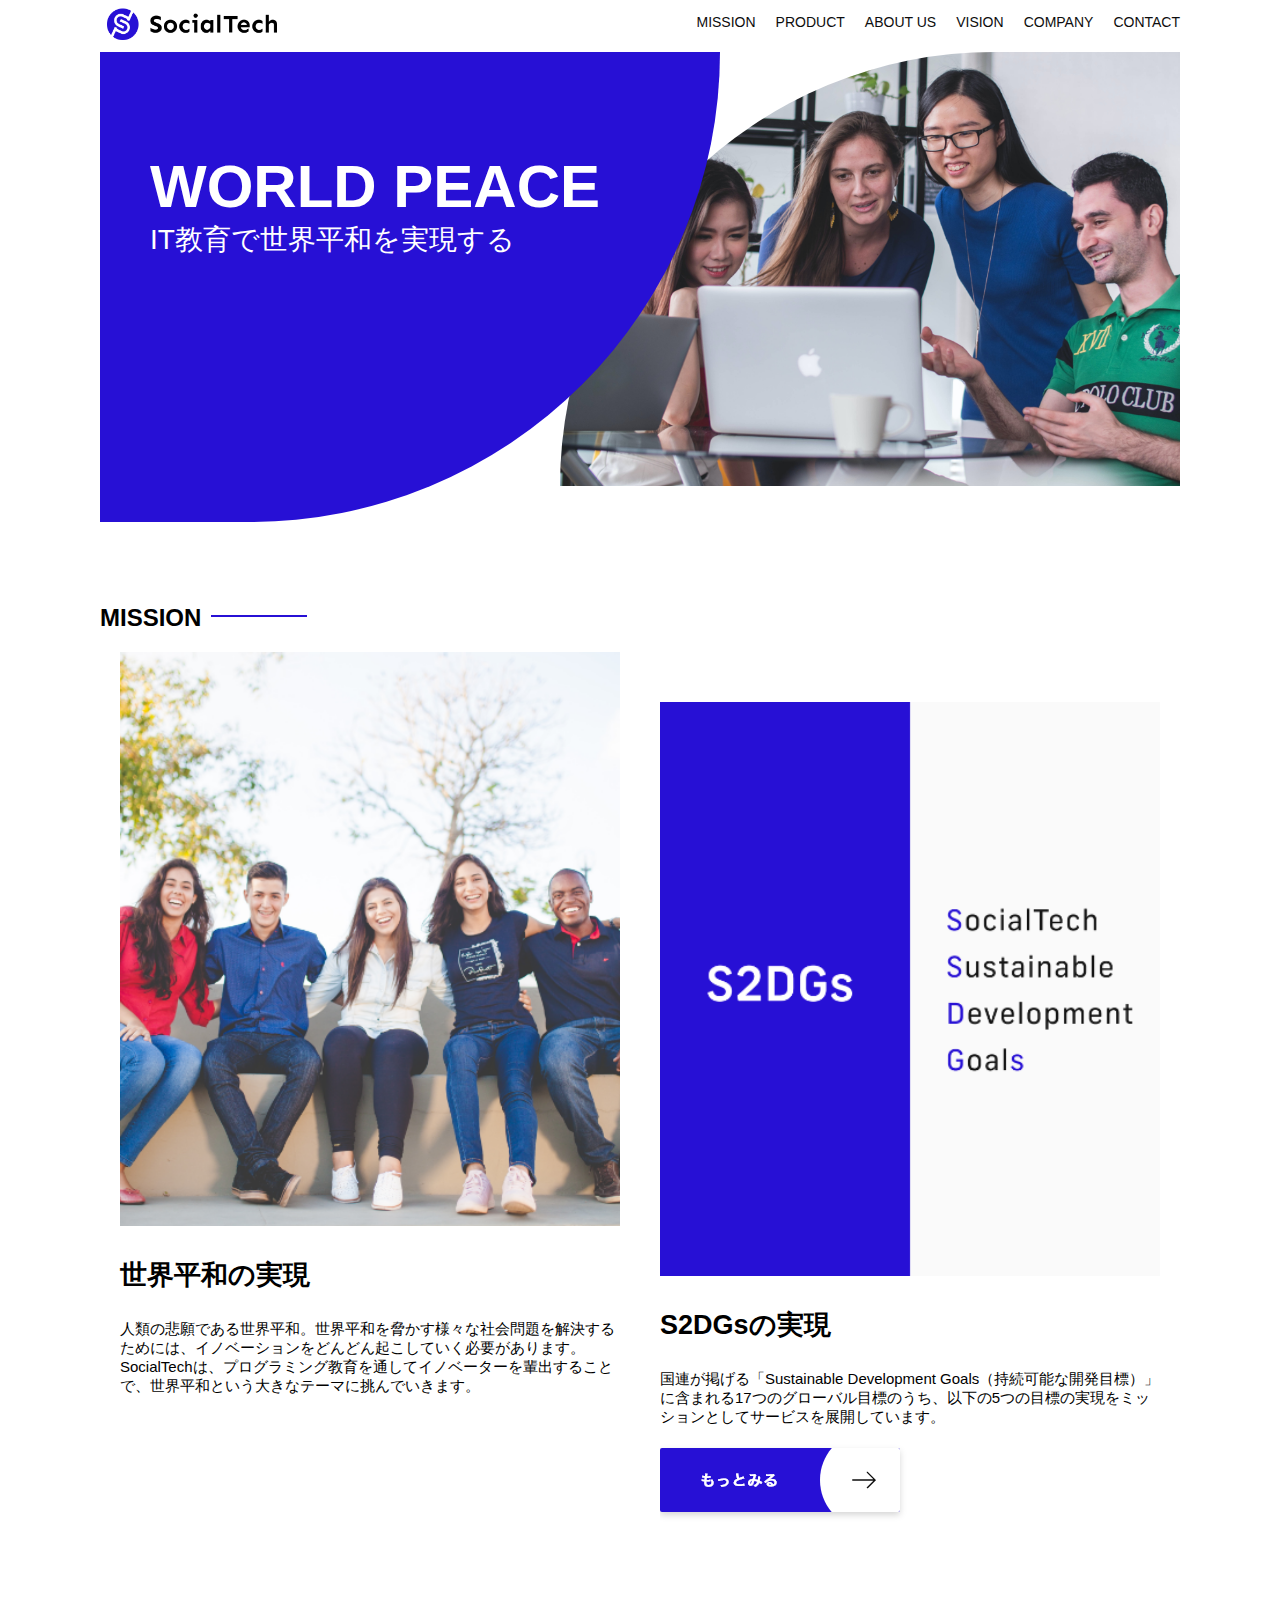
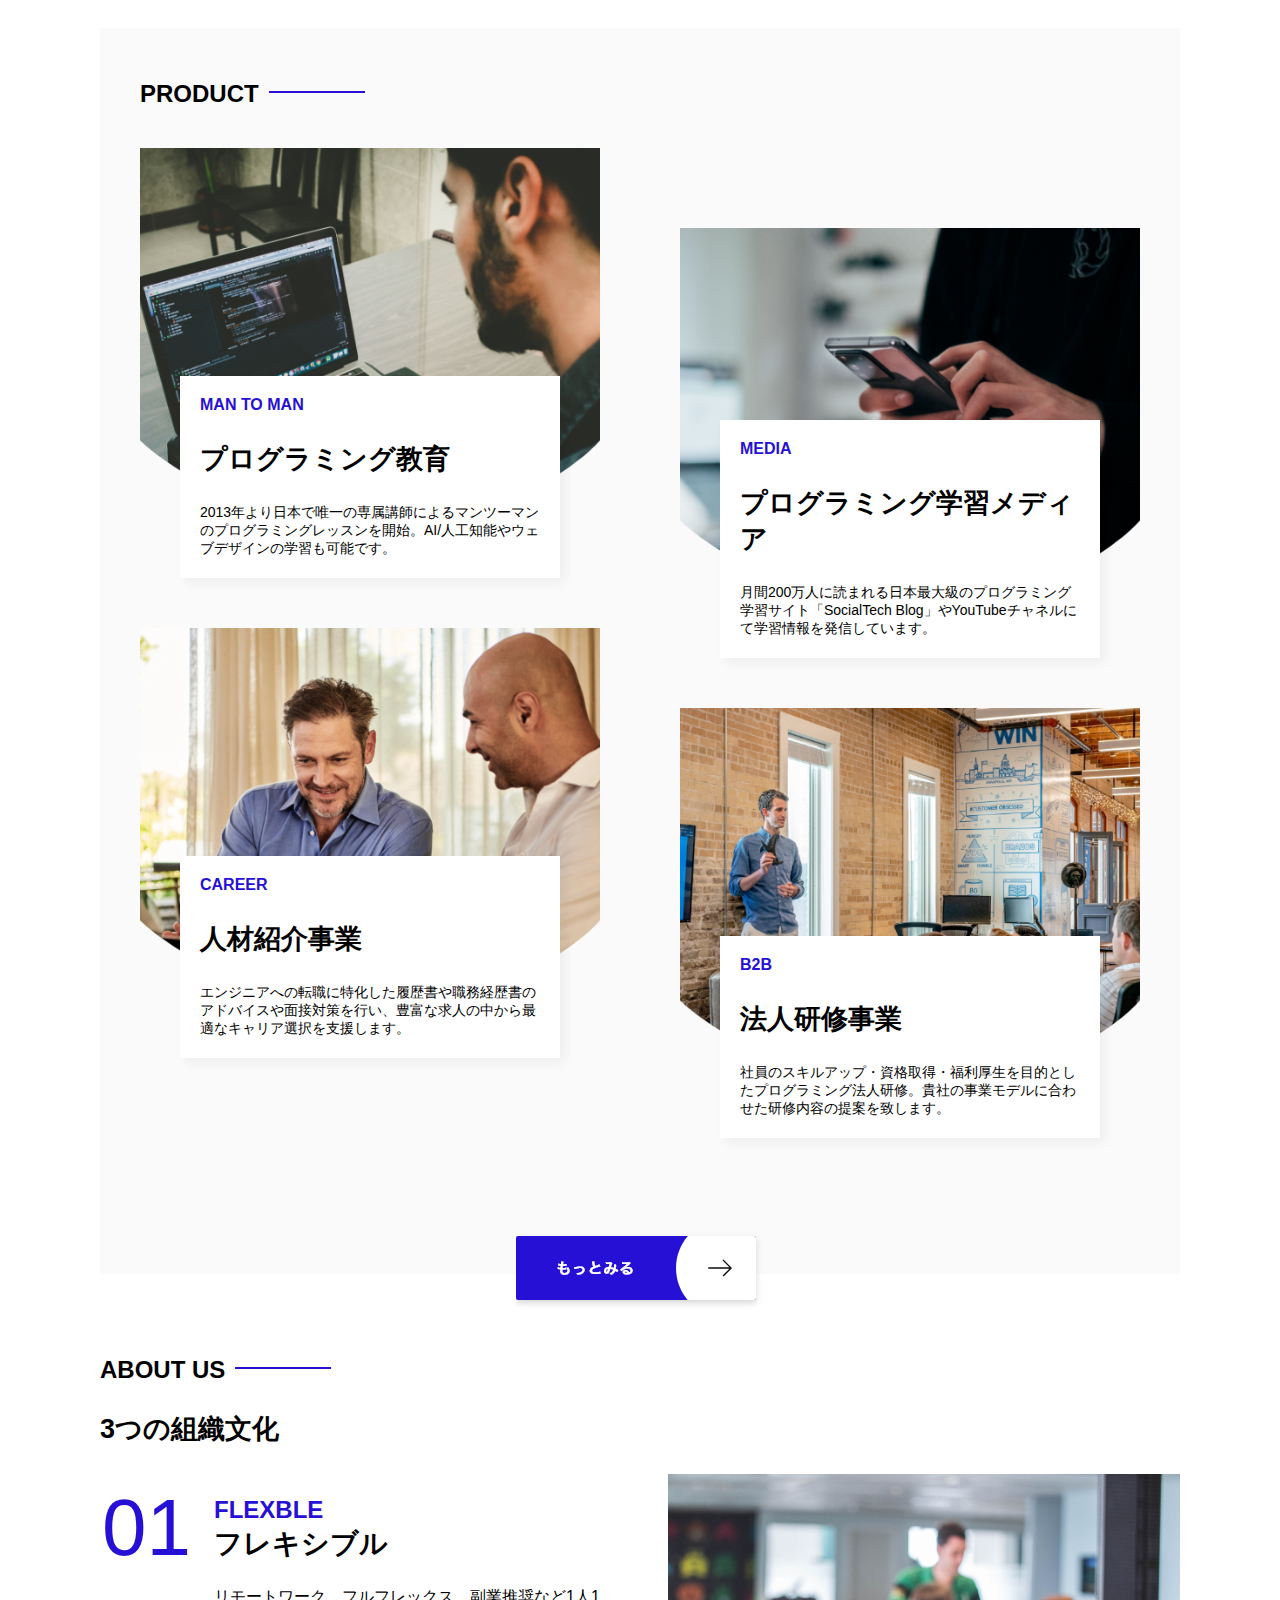
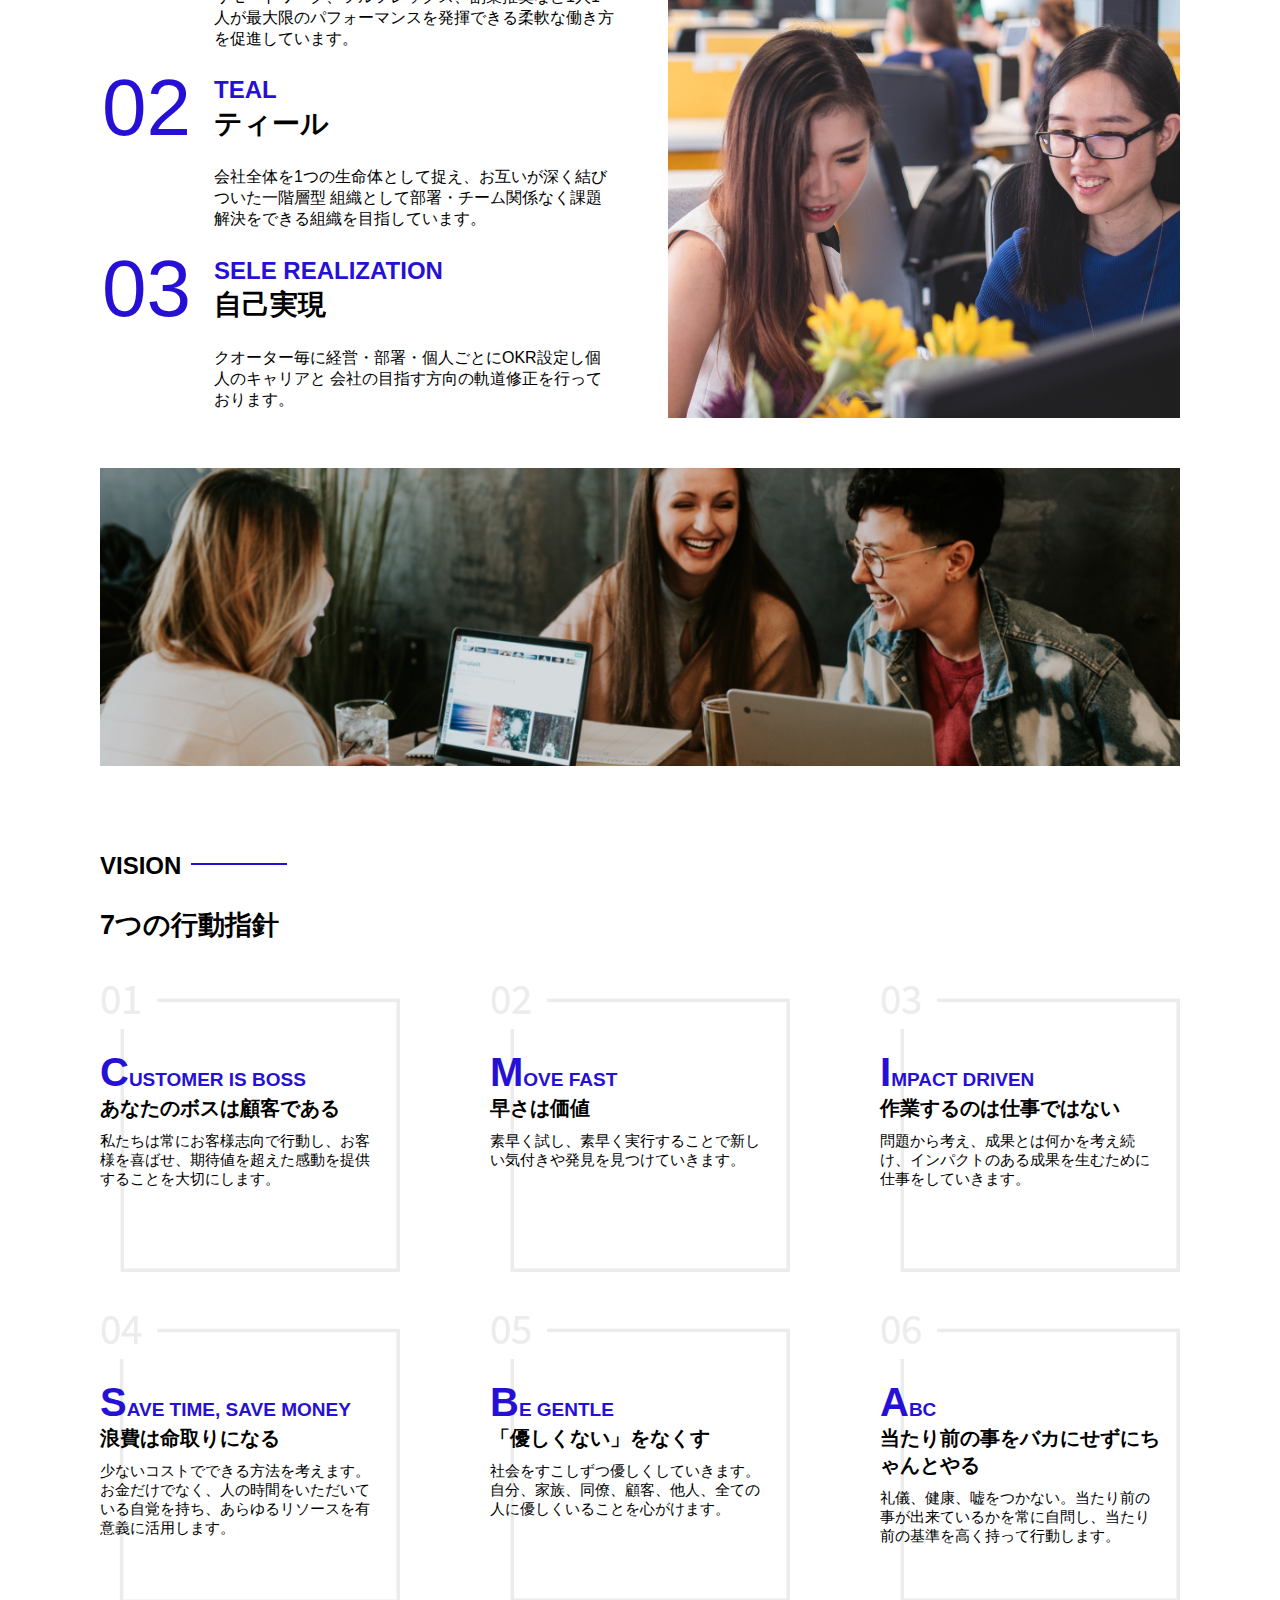
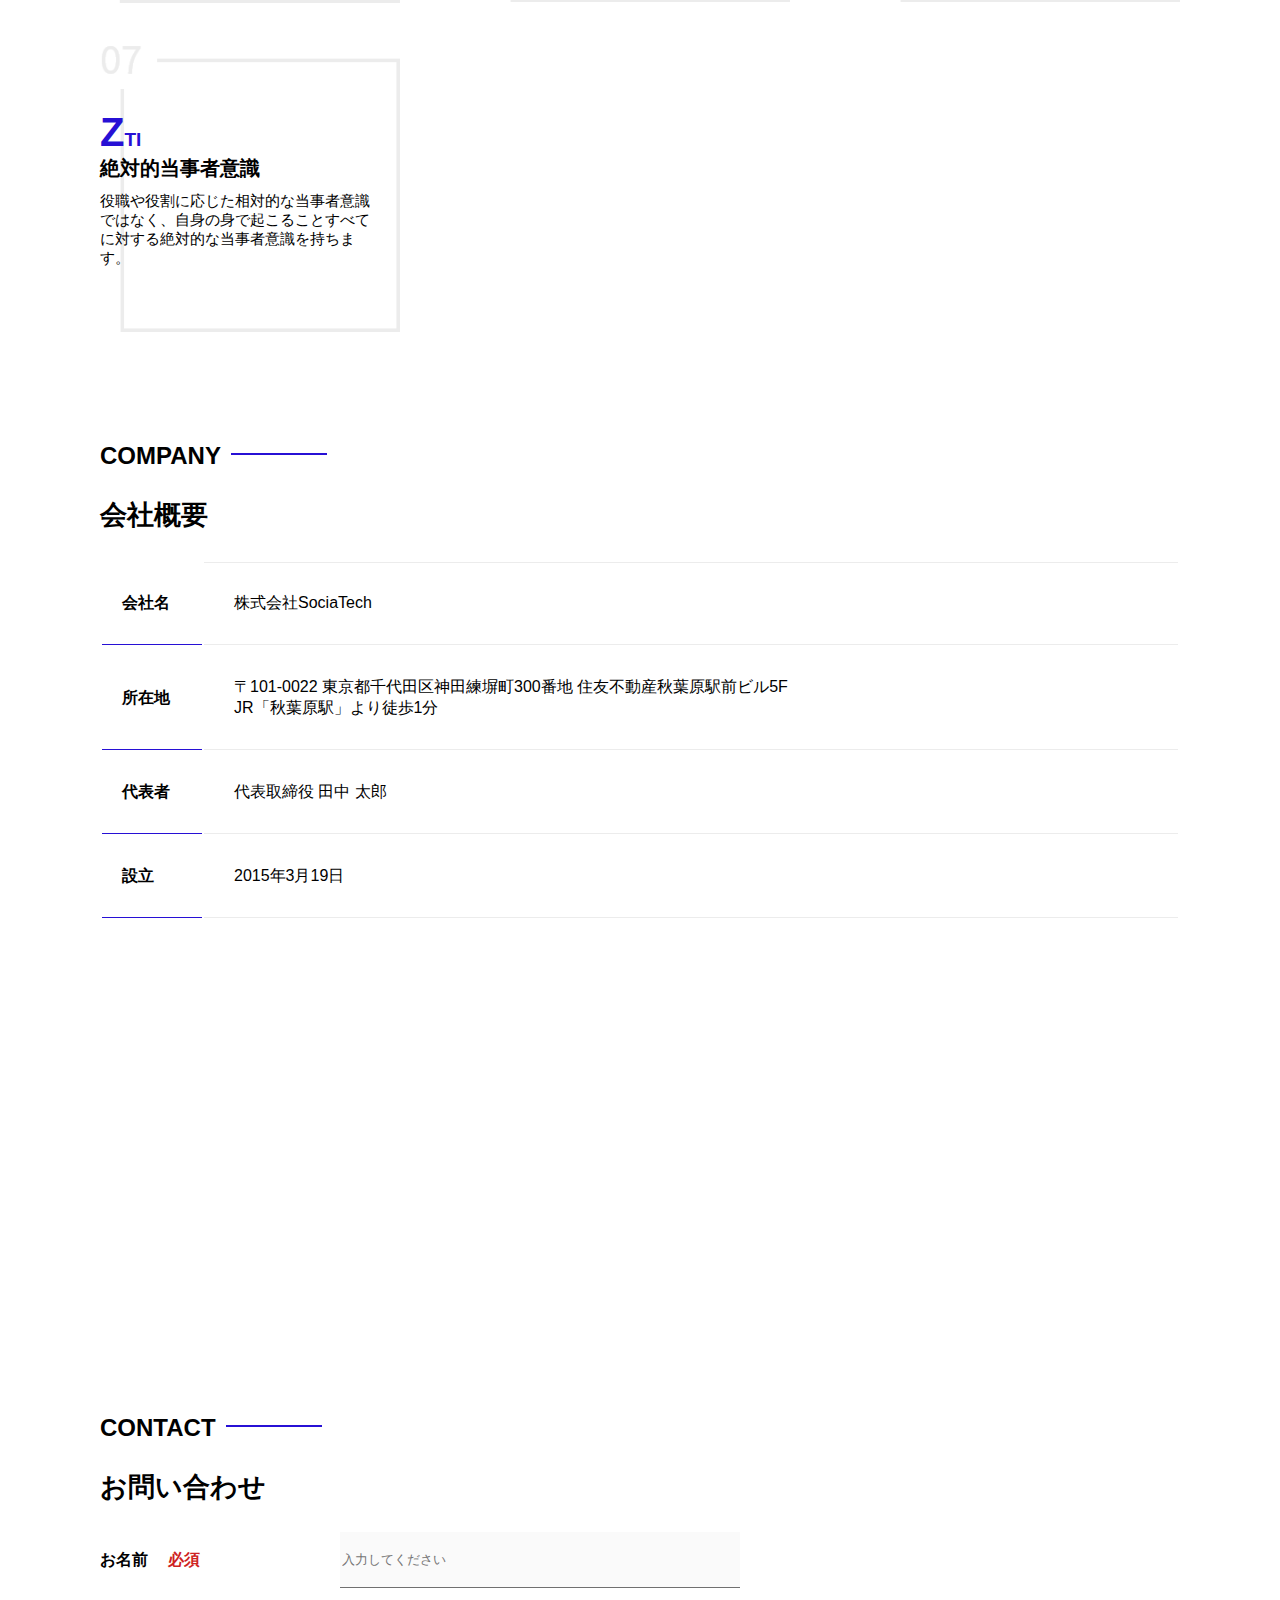
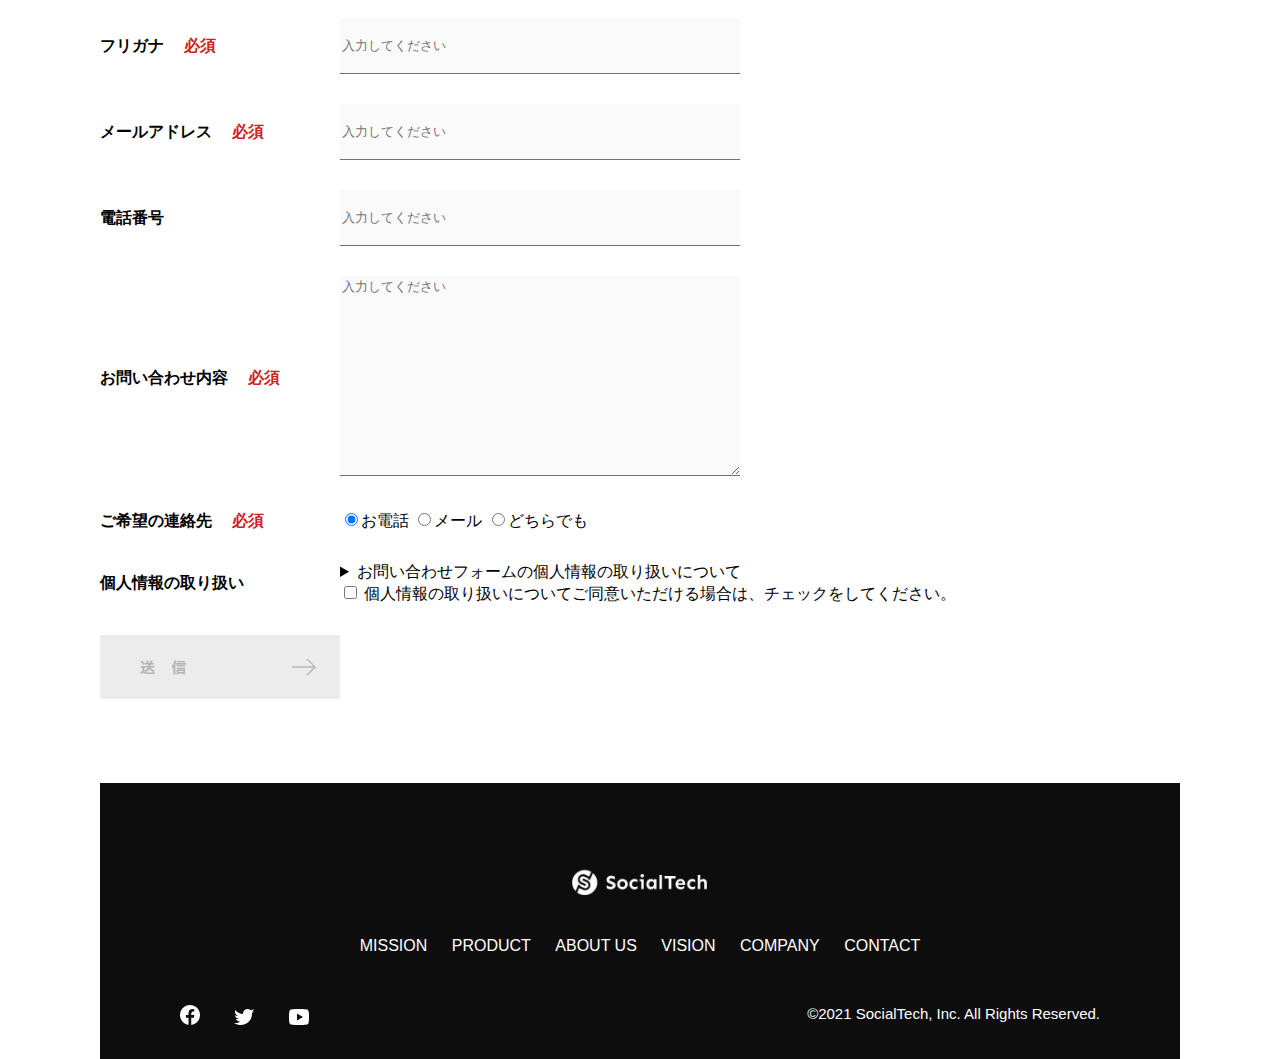
<file: index.html>
<!DOCTYPE html>
<html>
<head>
  <title>SocialTech</title> 
   <meta charset="UTF-8">
   <meta name="description" content="SocialTechはEdTech業界のリーディングカンパニーを目指します。">
   <meta name="viewport" content="width=device-width, initial-scale=1.0">
   <link rel="stylesheet" href="style.css">
</head>
<body>
  <header>
   <a href="index.html" id="logo"><img src="images/logo.png" alt="トップページに戻る"></a>

   <nav id="nav-pc">
      <ul>
       <li><a href="mission.html">MISSION</a></li>
       <li><a href="product.html">PRODUCT</a></li>
       <li><a href="index.html#aboutus">ABOUT US</a></li>
       <li><a href="index.html#vision">VISION</a></li>
       <li><a href="index.html#company">COMPANY</a></li>
       <li><a href="index.html#contact">CONTACT</a></li> 
      </ul>
   </nav>
      <button id="menu-sp" onclick="document.getElementById('nav-sp').style.display = 'block'">
        <img src="images/button-menu.png" alt="ナビゲーションを開く">
      </button>
        <div id="nav-sp">
          <button id="close" onclick="document.getElementById('nav-sp').style.display = 'none'">
            <img src="images/button-close.png" alt="ナビゲーションを閉じる">
          </button>

          <nav>
            <ul>
              <li>
                <a id="logo-sp" href="index.html" onclick="document.getElementById('nav-sp').style.display = 'none'"><img src="images/logo-sp.png" alt="トップページに戻る"></a>
              </li>
              <li><a class="menu" href="mission.html" onclick="document.getElementById('nav-sp').style.display = 'none'">MISSION</a></li>
              <li><a class="menu" href="product.html" onclick="document.getElementById('nav-sp').style.display = 'none'">PRODUCT</a></li>
              <li><a class="menu" href="index.html#aboutus" onclick="document.getElementById('nav-sp').style.display = 'none'">ABOUT US</a></li>
              <li><a class="menu" href="index.html#vision" onclick="document.getElementById('nav-sp').style.display = 'none'">VISION</a></li>
              <li><a class="menu" href="index.html#company" onclick="document.getElementById('nav-sp').style.display = 'none'">COMPANY</a></li>
              <li><a class="menu" href="index.html#contact" onclick="document.getElementById('nav-sp').style.display = 'none'">CONTACT</a></li>
            </ul>
          </nav>
          <div id="sns">
            <a href="https://www.facebook.com/sejuku2013">
              <img src="images/button-facebook.png" alt="Facebookのリンク">
            </a>
            <a href="https://twitter.com/samuraijuku">
              <img src="images/button-twitter.png" alt="Twitterのリンク">
            </a>
            <a href="https://www.youtube.com/channel/UCCFOQO5aDK0xXam4cUQXT8g">
              <img src="images/button-youtube.png" alt="YouTubeのリンク">
            </a>
          </div>
        </div>
  </header>
  <main>
    <article>
      <section id="main-visual">
        <div id="main-message">
            <h1>WORLD PEACE</h1>
            <p>IT教育で世界平和を実現する</p>
        </div>
        <img src="images/index/index-main.png" alt="PCの周りに集まる多国籍の仲間たち">
      </section>
      <section id="mission">
         <h2 class="index-h2">MISSION</h2>
        <div id="mission-flex">
          <div>
             <img id="mission-photo" src="images/index/index-mission.png" alt="屋外のベンチで写真を撮影する多国籍の仲間たち">
             <h3>世界平和の実現</h3>
             <p>
               人類の悲願である世界平和。世界平和を脅かす様々な社会問題を解決するためには、イノベーションをどんどん起こしていく必要があります。SocialTechは、プログラミング教育を通してイノベーターを輩出することで、世界平和という大きなテーマに挑んでいきます。
             </p>
        </div>
          <div>
             <img id="s2dgs" src="images/index/s2dgs.png" alt="S2DGs">
             <h3>S2DGsの実現</h3>
             <p>国連が掲げる「Sustainable Development Goals（持続可能な開発目標）」に含まれる17つのグローバル目標のうち、以下の5つの目標の実現をミッションとしてサービスを展開しています。</p>
             <a href ="mission.html">
               <img src="images/button-more.png" alt="もっとみる">
             </a>
        </div>  
        </div>
      </section>
        <section id="product">
         <h2 class="index-h2">PRODUCT</h2>
          <div class="product-flex">
           <div id="product-left">
               <div>
                 <img class="product-photo" src="images/index/index-mantoman.png" alt="PCでコードを書く男性">
                 <div class="product-explain">
                   <span>MAN TO MAN</span>
                   <h3>プログラミング教育</h3>
                   <p>2013年より日本で唯一の専属講師によるマンツーマンのプログラミングレッスンを開始。AI/人工知能やウェブデザインの学習も可能です。</p>
                 </div>
               </div>
               <div>
                 <img class="product-photo" src="images/index/index-career.png" alt="笑顔で話し合う2人の男性">
                 <div class="product-explain">
                   <span>CAREER</span>
                   <h3>人材紹介事業</h3>
                   <p>エンジニアへの転職に特化した履歴書や職務経歴書のアドバイスや面接対策を行い、豊富な求人の中から最適なキャリア選択を支援します。</p>
                 </div>
               </div>
           </div> 
           <div id="product-right">
                <div>
                  <img class="product-photo" src="images/index/index-media.png" alt="スマートフォンを操作する人">
                  <div class="product-explain">
                    <span>MEDIA</span>
                    <h3>プログラミング学習メディア</h3>
                    <p>月間200万人に読まれる日本最大級のプログラミング学習サイト「SocialTech Blog」やYouTubeチャネルにて学習情報を発信しています。</p>
                  </div>
                </div>
                <div>
                 <img class="product-photo" src="images/index/index-b2b.png" alt="講演中の男性とそれを聴く人々">
                 <div class="product-explain">
                   <span>B2B</span>
                   <h3>法人研修事業</h3>
                   <p>社員のスキルアップ・資格取得・福利厚生を目的としたプログラミング法人研修。貴社の事業モデルに合わせた研修内容の提案を致します。</p>
                 </div>
               </div>
           </div>
          </div>
          <div id="product-more">
            <a href="product.html">
              <img src="images/button-more.png" alt="もっとみる">
            </a>
          </div>
        </section>
        <section id="aboutus">
          <h2 class="index-h2">ABOUT US</h2>
          <h3>3つの組織文化</h3>
          <div>
             <table class="culture-table">
               <tr>
                 <td class="culture-num">01</td>
                 <th><span class="culture-en">FLEXBLE</span><br>フレキシブル</th>                 
               </tr>
               <tr>
                 <td>
                   <!--空のセル-->
                 </td>
                 <td class="culture-description">リモートワーク、フルフレックス、副業推奨など1人1人が最大限のパフォーマンスを発揮できる柔軟な働き方を促進しています。</td>
               </tr>
               <tr>
                 <td class="culture-num">02</td>
                 <th><span class="culture-en">TEAL</span><br>ティール</th>
               </tr>
               <tr>
                 <td>
                   <!--空のセル-->
                 </td>
                 <td class="culture-description">会社全体を1つの生命体として捉え、お互いが深く結びついた一階層型 組織として部署・チーム関係なく課題解決をできる組織を目指しています。</td>
               </tr>
               <tr>
                 <td class="culture-num">03</td>
                 <th><span class="culture-en">SELE REALIZATION</span><br>自己実現</th>
               </tr>
               <tr>
                  <td>
                    <!--空のセル-->
                  </td>
                  <td class="culture-description">クオーター毎に経営・部署・個人ごとにOKR設定し個人のキャリアと 会社の目指す方向の軌道修正を行っております。</td>
               </tr>   
             </table>
              <img class="culture-img" src="images/index/index-aboutus1.png" alt="笑顔で話し合う2人の女性">
          </div>
           <img class="culture-img2" src="images/index/index-aboutus2.png" alt="笑顔で話し合う3人の男女">
        </section>
        <section id="vision">
          <h2 class="index-h2">VISION</h2>
          <h3>7つの行動指針</h3>
          <div>
            <div class="vision-box">
              <img src="images/index/vision-01.png" alt="01">
              <div>
                <h4>CUSTOMER IS BOSS</h4>
                <h5>あなたのボスは顧客である</h5>
                <p>私たちは常にお客様志向で行動し、お客様を喜ばせ、期待値を超えた感動を提供することを大切にします。</p>
              </div>
            </div>
            <div class="vision-box">
              <img src="images/index/vision-02.png" alt="02">
              <div>
                <h4>MOVE FAST</h4>
                <h5>早さは価値</h5>
                <p>素早く試し、素早く実行することで新しい気付きや発見を見つけていきます。</p>
              </div>
            </div>
            <div class="vision-box">
              <img src="images/index/vision-03.png" alt="03">
              <div>
                <h4>IMPACT DRIVEN</h4>
                <h5>作業するのは仕事ではない</h5>
                <p>問題から考え、成果とは何かを考え続け、インパクトのある成果を生むために仕事をしていきます。</p>
              </div>
            </div>
            <div class="vision-box">
              <img src="images/index/vision-04.png" alt="04">
              <div>
                <h4>SAVE TIME, SAVE MONEY</h4>
                <h5>浪費は命取りになる</h5>
                <p>少ないコストでできる方法を考えます。お金だけでなく、人の時間をいただいている自覚を持ち、あらゆるリソースを有意義に活用します。</p>
              </div>
            </div>
            <div class="vision-box">
              <img src="images/index/vision-05.png" alt="05">
              <div>
                <h4>BE GENTLE</h4>
                <h5>「優しくない」をなくす</h5>
                <p>社会をすこしずつ優しくしていきます。自分、家族、同僚、顧客、他人、全ての人に優しくいることを心がけます。</p>
              </div>
            </div>
            <div class="vision-box">
              <img src="images/index/vision-06.png" alt="06">
              <div>
                <h4>ABC</h4>
                <h5>当たり前の事をバカにせずにちゃんとやる</h5>
                <p>礼儀、健康、嘘をつかない。当たり前の事が出来ているかを常に自問し、当たり前の基準を高く持って行動します。</p>
              </div>
            </div>
            <div class="vision-box">
              <img src="images/index/vision-07.png" alt="07">
              <div>
                <h4>ZTI</h4>
                <h5>絶対的当事者意識</h5>
                <p>役職や役割に応じた相対的な当事者意識ではなく、自身の身で起こることすべてに対する絶対的な当事者意識を持ちます。</p>
              </div>
            </div>
          </div>
        </section>
        <section id="company">
          <h2 class="index-h2">COMPANY</h2>
          <h3>会社概要</h3>
              <table id="company-table">
                <tr>
                  <th class="tableheader tableheader-first">会社名</th>
                  <td class="cell cell-first">株式会社SociaTech</td>
                </tr>
                <tr>
                  <th class="tableheader">所在地</th>
                  <td class="cell">〒101-0022 東京都千代田区神田練塀町300番地 住友不動産秋葉原駅前ビル5F<br>JR「秋葉原駅」より徒歩1分</td>
                </tr>
                <tr>
                  <th class="tableheader">代表者</th>
                  <td class="cell">代表取締役 田中 太郎</td>
                </tr>
                <tr>
                  <th class="tableheader">設立</th>
                  <td class="cell">2015年3月19日</td>
                </tr>  
              </table>
              <iframe
              src="https://www.google.com/maps/embed?pb=!1m18!1m12!1m3!1d3240.068855133681!2d139.77207767578852!3d35.69992317258122!2m3!1f0!2f0!3f0!3m2!1i1024!2i768!4f13.1!3m3!1m2!1s0x60188fee13660e23%3A0x77137876edf742ac!2z5L2P5Y-L5LiN5YuV55Sj56eL6JGJ5Y6f6aeF5YmN44OT44Or!5e0!3m2!1sja!2sjp!4v1729750175526!5m2!1sja!2sjp"
              style="border:0;" allowfullscreen="" loading="lazy">
              </iframe>
        </section>
        <section id="contact">
          <h2 class="index-h2">CONTACT</h2>
          <h3>お問い合わせ</h3>
          <form> 
             <div>
               <div class="contact-heading">
                 <label class="contact-label">お名前<span class="contact-span">必須</span></label>
               </div>
               <div>
                 <input type="text" name="name" placeholder="入力してください" class="contact-textbox">
               </div>
             </div>
             <div>
               <div class="contact-heading">
                 <label class="contact-label">フリガナ<span class="contact-span">必須</span></label>
               </div>
               <div>
                 <input type="text" name="hurigana" placeholder="入力してください" class="contact-textbox">
               </div>
             </div>
             <div>
               <div class="contact-heading">
                 <label class="contact-label">メールアドレス<span class="contact-span">必須</span></label>
               </div>
               <div>
                 <input type="text" name="email" placeholder="入力してください" class="contact-textbox">
               </div>
             </div>
             <div>
               <div class="contact-heading">
                 <label class="contact-label">電話番号</label>
               </div>
               <div>
                 <input type="text" name="tel" placeholder="入力してください" class="contact-textbox">
               </div>
             </div>
             <div>
               <div class="contact-heading">
                 <label class="contact-label">お問い合わせ内容<span class="contact-span">必須</span></label>
               </div>
               <div>
                 <textarea class="contact-textarea" placeholder="入力してください" name="message"></textarea>
               </div>
             </div>
             <div>
               <div class="contact-heading">
                 <label class="contact-label">ご希望の連絡先<span class="contact-span">必須</span></label>
               </div>
               <div>
                 <input class="radiobutton" type="radio" value="tel" name="contact" checked><label>お電話</label>
                 <input class="radiobutton" type="radio" value="mail" name="contact"><label>メール</label>
                 <input class="radiobutton" type="radio" value="both" name="contact"><label>どちらでも</label>
               </div>
             </div>
             <div>
               <div class="contact-heading">
                 <label class="contact-label">個人情報の取り扱い</label>
               </div>
               <div>
                <details>
                  <summary>お問い合わせフォームの個人情報の取り扱いについて</summary>
                  <div>
                    <dl>
                      <dt>１．組織の名称又は氏名</dt>
                      <dd>株式会社SocialTech</dd>
                      <dt>２．個人情報保護管理者（若しくはその代理人）の氏名又は職名、所属及び連絡先</dt>
                      <dd>
                        <p>鈴木 一郎 コーポレート部</p>
                        <p>メールアドレス：samurai@example.com</p>
                        <p>TEL：03-1234-5678</p>
                      </dd>
                      <dt>３．個人情報の利用目的</dt>
                      <dd>
                        <ul>
                          <li>本サービス及び本サービスに関連する情報の提供又はそれらに関する連絡のため</li>
                          <li>ユーザーの本人確認のため</li>
                          <li>当社サービスのご案内のため</li>
                          <li>当社の商品等の広告または宣伝（電子メールによるものを含むものとします。）</li>
                        </ul>
                      </dd>
                      <dt>４．個人情報の取り扱い業務の委託</dt>
                      <dd>個人情報の取扱業務の全部または一部を外部に業務委託する場合があります。その際、弊社は、個人情報を適切に保護できる管理体制を敷き実行していることを条件として委託先を厳選したうえで、機密保持契約を委託先と締結し、お客様の個人情報を厳密に管理させます。</dd>
                      <dt>５．個人情報の開示等の請求</dt>
                      <dd>
                        お客様は、弊社に対してご自身の個人情報の開示等（利用目的の通知、開示、内容の訂正・追加・削除、利用の停止または消去、第三者への提供の停止）に関して、当社問合わせ窓口に申し出ることができます。<br>
                        その際、弊社はお客様ご本人を確認させていただいたうえで、合理的な期間内に対応いたします。<br>
                        なお、個人情報に関する弊社問合わせ先は、次の通りです。
                        </dd>
                        <dd>
                          <p>株式会社SocialTech　個人情報問合せ窓口</p>
                          <p>〒150-0043　東京都千代田区神田練塀町300番地 住友不動産秋葉原駅前ビル5F</p>
                          <p>メールアドレス：samurai@example.com　TEL：03-1234-5678</p>
                        </dd>
  
                        <dt>６．個人情報を提供されることの任意性について</dt>
                        <dd>お客様がご自身の個人情報を弊社に提供されるか否かは、お客様のご判断によりますが、もしご提供されない場合には、適切なサービスが提供できない場合がありますので予めご了承ください。</dd>
                      </dl>
                    </div>
                  </details>
                  <input type="checkbox" name="agree">
                  <span>個人情報の取り扱いについてご同意いただける場合は、チェックをしてください。</span>
               </div>
             </div>
               <input type="image" src="images/button-submit.png" alt="送信する">
          </form>
        </section>
    </article>
  </main>

    <footer>
      <div id="footer-logo">
        <img src="images/logo-sp.png" alt="SocialTech">
      </div>
      <div id="footer-link">
        <a href="mission.html">MISSION</a>
        <a href="product.html">PRODUCT</a>
        <a href="index.html#aboutus">ABOUT US</a>
        <a href="index.html#vision">VISION</a>
        <a href="index.html#company">COMPANY</a>
        <a href="index.html#contact">CONTACT</a>
      </div>
      <div id="sns-footer">
        <div class="sns-btns">
          <a href="https://www.facebook.com/sejuku2013"><img src="images/button-facebook.png" alt="Facebookのリンク"></a>
          <a href="https://twitter.com/samuraijuku"><img src="images/button-twitter.png" alt="Twitterのリンク"></a>
          <a href="https://www.youtube.com/channel/UCCF0Q05aDK0xXam4cUQXT8g"><img src="images/button-youtube.png" alt="YouTubeのリンク"></a>
        </div>
          <p id="copyright">&copy;2021 SocialTech, Inc. All Rights Reserved.</p>
      </div>
    </footer>
</body>

</html>
</file>
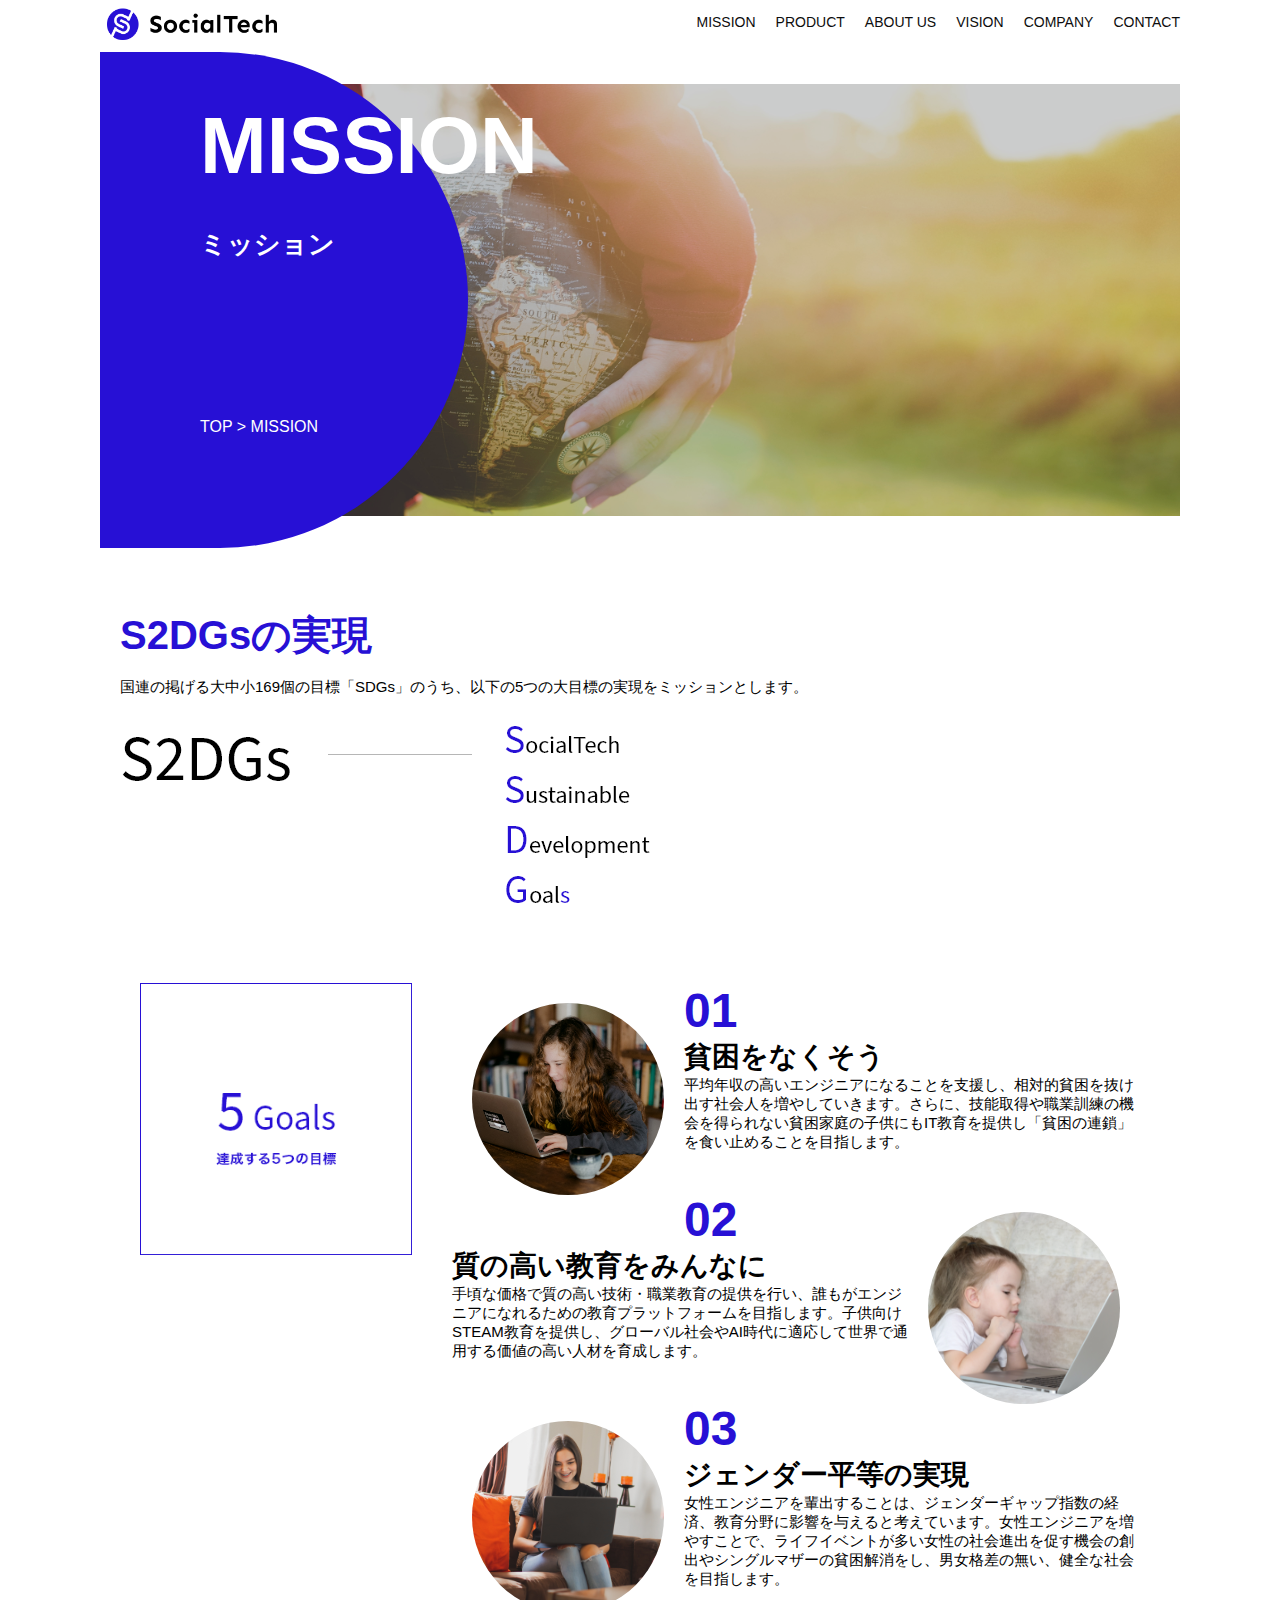
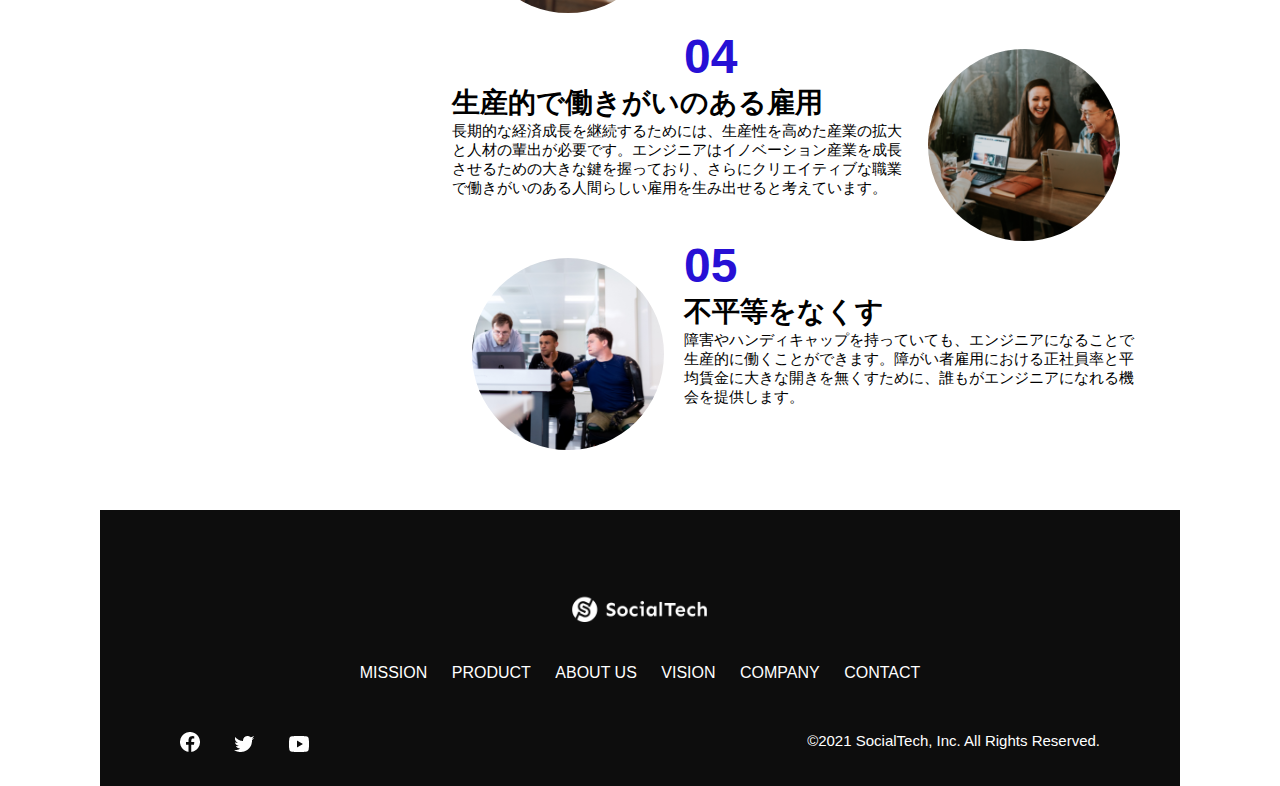
<file: mission.html>
<!DOCTYPE html>
<html>
<head>
  <title>SocialTech - MISSION ミッション -</title> 
   <meta charset="UTF-8">
   <meta name="description" content="SocialTechが目指す5つの目標（S2DGs）を紹介します">
   <meta name="viewport" content="width=device-width, initial-scale=1.0">
   <link rel="stylesheet" href="style.css">
</head>

<body>

  <header>
    <a href="index.html" id="logo">
      <img src="images/logo.png" alt="トップページに戻る">
    </a>

    <nav id="nav-pc">
      <ul>
       <li><a href="mission.html">MISSION</a></li>
       <li><a href="product.html">PRODUCT</a></li>
       <li><a href="index.html#aboutus">ABOUT US</a></li>
       <li><a href="index.html#vision">VISION</a></li>
       <li><a href="index.html#company">COMPANY</a></li>
       <li><a href="index.html#contact">CONTACT</a></li> 
      </ul>
    </nav>

    <button id="menu-sp" onclick="document.getElementById('nav-sp').style.display = 'block'">
      <img src="images/button-menu.png" alt="ナビゲーションを開く">
    </button>

    <div id="nav-sp">
      <button id="close" onclick="document.getElementById('nav-sp').style.display = 'none'">
        <img src="images/button-close.png" alt="ナビゲーションを閉じる">
      </button>

      <nav>
        <ul>
          <li>
            <a id="logo-sp" href="index.html" onclick="document.getElementById('nav-sp').style.display = 'none'"><img src="images/logo-sp.png" alt="トップページに戻る"></a>
          </li>
          <li><a class="menu" href="mission.html" onclick="document.getElementById('nav-sp').style.display = 'none'">MISSION</a></li>
          <li><a class="menu" href="product.html" onclick="document.getElementById('nav-sp').style.display = 'none'">PRODUCT</a></li>
          <li><a class="menu" href="index.html#aboutus" onclick="document.getElementById('nav-sp').style.display = 'none'">ABOUT US</a></li>
          <li><a class="menu" href="index.html#vision" onclick="document.getElementById('nav-sp').style.display = 'none'">VISION</a></li>
          <li><a class="menu" href="index.html#company" onclick="document.getElementById('nav-sp').style.display = 'none'">COMPANY</a></li>
          <li><a class="menu" href="index.html#contact" onclick="document.getElementById('nav-sp').style.display = 'none'">CONTACT</a></li>
        </ul>
      </nav>
      <div id="sns">
        <a href="https://www.facebook.com/sejuku2013">
          <img src="images/button-facebook.png" alt="Facebookのリンク">
        </a>
        <a href="https://twitter.com/samuraijuku">
          <img src="images/button-twitter.png" alt="Twitterのリンク">
        </a>
        <a href="https://www.youtube.com/channel/UCCFOQO5aDK0xXam4cUQXT8g">
          <img src="images/button-youtube.png" alt="YouTubeのリンク">
        </a>
      </div>
    </div>
  </header>

  <main>
    <article>
       <section id="mission-main">
          <div class="mission-main-inner">
            <div id="mission-title">
              <h1>MISSION<br><span>ミッション</span></h1>
              <p>TOP > MISSION</p>
            </div>
          </div>
       </section>

       <section id="mission-s2dgs">
           <h2 class="mission-h2">S2DGsの実現</h2>
           <p>国連の掲げる大中小169個の目標「SDGs」のうち、以下の5つの大目標の実現をミッションとします。</p>
           <img src="images/mission/mission-s2dgs.png" alt="S2DGs">
       </section>

       <section id="mission-five-goals">
          <div class="five-goals-image">
            <img src="images/mission/mission-5goals.png" alt="5Goals">
          </div>
          <div class="five-goals-read">
            <div>
              <img class="fivegoals-image-left" src="images/mission/mission-5goals01.png" alt="PCを操作する女の子">
              <span class="fivegoals-number">01</span>
              <h3 class="fivegoals-h3">貧困をなくそう</h3>
              <p class="fivegoals-p">平均年収の高いエンジニアになることを支援し、相対的貧困を抜け出す社会人を増やしていきます。さらに、技能取得や職業訓練の機会を得られない貧困家庭の子供にもIT教育を提供し「貧困の連鎖」を食い止めることを目指します。</p>
            </div>
            <div>
              <img class="fivegoals-image-right" src="images/mission/mission-5goals02.png" alt="PCを見つめる小さい女の子">
              <span class="fivegoals-number">02</span>
              <h3 class="fivegoals-h3">質の高い教育をみんなに</h3>
              <p class="fivegoals-p">手頃な価格で質の高い技術・職業教育の提供を行い、誰もがエンジニアになれるための教育プラットフォームを目指します。子供向けSTEAM教育を提供し、グローバル社会やAI時代に適応して世界で通用する価値の高い人材を育成します。</p> 
            </div>
            <div>
              <img class="fivegoals-image-left" src="images/mission/mission-5goals03.png" alt="PCを操作する女性">
              <span class="fivegoals-number">03</span>
              <h3 class="fivegoals-h3">ジェンダー平等の実現</h3>
              <p class="fivegoals-p">女性エンジニアを輩出することは、ジェンダーギャップ指数の経済、教育分野に影響を与えると考えています。女性エンジニアを増やすことで、ライフイベントが多い女性の社会進出を促す機会の創出やシングルマザーの貧困解消をし、男女格差の無い、健全な社会を目指します。</p>
            </div>
            <div>
              <img class="fivegoals-image-right" src="images/mission/mission-5goals04.png" alt="笑顔で話し合う3人の男女">
              <span class="fivegoals-number">04</span>
              <h3 class="fivegoals-h3">生産的で働きがいのある雇用</h3>
              <p class="fivegoals-p">長期的な経済成長を継続するためには、生産性を高めた産業の拡大と人材の輩出が必要です。エンジニアはイノベーション産業を成長させるための大きな鍵を握っており、さらにクリエイティブな職業で働きがいのある人間らしい雇用を生み出せると考えています。</p>
            </div>
            <div>
              <img class="fivegoals-image-left" src="images/mission/mission-5goals05.png" alt="障害を持つ男性が生き生きと働く様子">
              <span class="fivegoals-number">05</span>
              <h3 class="fivegoals-h3">不平等をなくす</h3>
              <p class="fivegoals-p">障害やハンディキャップを持っていても、エンジニアになることで生産的に働くことができます。障がい者雇用における正社員率と平均賃金に大きな開きを無くすために、誰もがエンジニアになれる機会を提供します。</p>
            </div>
          </div>
       </section>
    </article>
  </main>

  <footer>
    <div id="footer-logo">
      <img src="images/logo-sp.png" alt="SocialTech">
    </div>
    <div id="footer-link">
      <a href="mission.html">MISSION</a>
      <a href="product.html">PRODUCT</a>
      <a href="index.html#aboutus">ABOUT US</a>
      <a href="index.html#vision">VISION</a>
      <a href="index.html#company">COMPANY</a>
      <a href="index.html#contact">CONTACT</a>
    </div>
    <div id="sns-footer">
      <div class="sns-btns">
        <a href="https://www.facebook.com/sejuku2013"><img src="images/button-facebook.png" alt="Facebookのリンク"></a>
        <a href="https://twitter.com/samuraijuku"><img src="images/button-twitter.png" alt="Twitterのリンク"></a>
        <a href="https://www.youtube.com/channel/UCCF0Q05aDK0xXam4cUQXT8g"><img src="images/button-youtube.png" alt="YouTubeのリンク"></a>
      </div>
        <p id="copyright">&copy;2021 SocialTech, Inc. All Rights Reserved.</p>
    </div>
  </footer>

</body>
</html>
</file>
<file: style.css>
*{
  box-sizing: border-box;
}

p{
  font-size: 15px;
}

body{
  max-width: 1080px;
  margin: 0 auto;
  font-family: "Source Sans Pro", "Hiragino Kaku Gothic ProN", Meiryo, Arial, sans-serif;
}

header{
  display: flex;
  justify-content: space-between;
}

#nav-pc{
  font-size: 14px;
}

#nav-pc ul{
  display: flex;
  padding-left: 0;
}

#nav-pc li{
  list-style: none;
}

#nav-pc a{
  text-decoration: none;
  margin-left: 20px;
  color: #0d0d0d;
}

#nav-pc a:hover{
  text-decoration: underline;
}

#nav-sp,
#menu-sp{
  display: none;
}

#main-visual{
  position: relative;
  height: 470px;
}

#main-message{
  position: absolute;
  top: 0;
  left: 0;
  background-color: #2710d5;
  color: #ffffff;
  border-radius: 0 0 476px 0;
  max-width: 620px;
  height: 100%;
  width: 100%;
  z-index: 11;
}

#main-message > h1{
  font-size: 60px;
  margin: 100px 0 0 50px;
}

#main-message > p{
  font-size: 28px;
  margin: 0 0 0 50px;
}

#main-visual > img{
  max-width: 620px;
  border-radius: 476px 0 0 0;
  position: absolute;
  top: 0;
  right: 0;
  z-index: 10;
}

h2{
  margin: 40px 0 0 0;
}

h2::after{
  content: url("images/line.png");
  margin-left: 10px;
}

h3{
  font-size: 27px;
}

#mission{
  margin: 80px auto 80px auto;
}

#mission-flex{
  display: flex;
}

#mission-flex > div{
  width: 50%;
  margin: 20px;
}

#mission-photo{
  width: 100%;
}

#s2dgs{
  margin-top: 50px;
  width: 100%;
}

#product{
  background-color: #fafafa;
  margin: 80px 0 80px 0;
  padding: 10px 40px 0px 40px;
}

#product .product-flex{
  margin-top: 40px;
  display: flex;
}

#product-left{
  width: 50%;
  margin-right: 20px;
}

#product-right{
  width: 50%;
  margin-left: 20px;
  margin-top: 80px;
}

#product-left > div{
  position: relative;
  height: 480px;
  margin-right: 20px;
}

#product-right > div{
  position: relative;
  height: 480px;
  margin-left: 20px;
}

.product-photo{
  width: 100%;
}

.product-explain{
  background-color: #ffffff;
  position: absolute;
  left: 0;
  bottom: 50px;
  margin: 0 40px 0 40px;
  padding: 20px;
  box-shadow: 5px 5px 10px rgba(0,0,0,0.05);
}

.product-explain > span{
  color: #2710d5;
  font-weight: bold;
  font-size: 16px;
  margin: 0;
}

.product-explain > p{
  font-size: 14px;
  margin: 0;
}

#product-more{
  text-align: center;
}

#product-more a{
  position: relative;
  bottom: -42px;
}

#aboutus{
  margin: 80px auto 80px auto;
}

#aboutus > div{
  display: flex;
}

.culture-img{
  width: 50%;
  align-self: flex-start;
}

.culture-img2{
  margin-top: 50px;
  width: 100%;
}

.culture-table{
  margin-right: 50px;
}

.culture-num{
  font-size: 80px;
  color: #2710d5;
  padding: 0 20px 0 0;
}

.culture-table th{
  text-align: left;
  font-size: 28px;
  font-weight: bold;
}

.culture-en{
  color: #2710d5;
  font-size: 24px;
}

.culture-description{
  margin: 0;
}

#vision{
  margin: 80px auto 80px auto;
}

#vision > div{
  display: flex;
  justify-content: space-between;
  flex-wrap: wrap;
}

.vision-box{
  width: 300px;
  height: 300px;
  margin-bottom: 30px;
  position: relative;
}

.vision-box > img{
  width: 100%;
  position: relative;
  z-index: 30;
}

.vision-box > div{
  position: absolute;
  top: 0;
  left: 0;
  z-index: 31;
  margin-right: 20px;
}

.vision-box > div > h4{
  color: #2710d5;
  font-size: 19px;
  margin: 80px 0 0 0;
}

.vision-box > div > h4::first-letter{
  font-size: 40px;
}

.vision-box > div > h5{
  font-size: 20px;
  margin: 0 0 0 0;
}

.vision-box > div > p{
  margin: 10px 0 0 0;
}

#company{
  margin: 80px auto 80px auto;
}

#company-table{
  width: 100%;
}

.tableheader{
  text-align: left;
  padding: 20px;
  border-bottom-color: #2710d5;
  border-bottom-width: 1px;
  border-bottom-style: solid;
  width: 100px;
}

.table-first{
  border-top-color: #2710d5;
  border-top-width: 1px;
  border-top-style: solid;
}

.cell{
  padding: 30px;
  border-bottom-color: #ececec;
  border-bottom-width: 1px;
  border-bottom-style: solid;
}

.cell-first{
  border-top-color: #ececec;
  border-top-width: 1px;
  border-top-style: solid;
}

#company > iframe{
  width: 100%;
  height: 368px;
  margin-top: 40px;
}

#contact{
  margin: 80px auto 80px auto;
}

#contact > form > div{
  display: flex;
  flex-direction: row;
  flex-wrap: wrap;
  padding-bottom: 30px;
}

.contact-heading{
  width: 240px;
  align-self: center;
}

.contact-label{
  font-weight: bold;
}

.contact-span{
  color: #ce2222;
  margin: 0 0 0 20px;
  font-weight: bold;
}

.contact-textbox{
  border-top: 0px;
  border-left: 0px;
  border-right: 0px;
  border-bottom-width: 1px;
  border-bottom-color: #707070;
  border-style: solid;
  background-color: #fafafa;
  width: 400px;
  height: 56px;
}

.contact-textarea{
  border-top: 0px;
  border-left: 0px;
  border-right: 0px;
  border-bottom-width: 1px;
  border-bottom-color: #707070;
  background-color: #fafafa;
  width: 400px;
  height: 200px;
}

#contact dt{
  font-weight: bold;
}

#contact dd{
  margin: 0 0 16px 0;
}

#contact dd p{
  margin: 0;
}

#contact dd ul{
  padding-left: 0;
}

#contact dd li{
  margin-bottom: 0;
  list-style: none;
}

footer{
  background-color: #0d0d0d;
  text-align: center;
  padding: 80px 80px 30px 80px;
}

#footer-logo{
  margin-bottom: 30px;
}

#footer-link{
  margin-bottom: 50px;
}

#footer-link > a{
  text-decoration: none;
  margin: 10px;
  color: #ffffff;
}

#footer-link > a:hover{
  text-decoration: underline;
}

#sns-footer{
  display: flex;
  justify-content: space-between;
  text-align: left;
}

#sns-footer a{
  margin-right: 30px;
}

#copyright{
  color: #ffffff;
  margin: 0;
}

.mission-main-inner{
  background-image: url("images/mission/mission-main.png");
  background-repeat: no-repeat;
  background-position-y: center;
}

#mission-title{
  background-color: #2710d5;
  width: 368px;
  color: #ffffff;
  height: 496px;
  border-radius: 0 248px 248px 0;
  position: relative;
}

#mission-title h1{
  position: absolute;
  top: 0;
  left: 100px;
  font-size: 80px;
  line-height: 1;
}

#mission-title h1 span{
  font-size: 26px;
}

#mission-title > p{
  position: absolute;
  top: 350px;
  left: 100px;
  font-size: 16px;
}

#mission-s2dgs{
  padding: 20px;
}

.mission-h2{
  color: #2710d5;
  font-size: 40px;
}

.mission-h2::after{
  content: none;
}

#mission-five-goals{
  padding: 20px;
  display: flex;
}

#mission-five-goals .five-goals-image{
  width: 30%;
  padding: 20px;
}

#mission-five-goals .five-goals-image img{
  width: 100%;
}

#mission-five-goals .five-goals-read{
  width: 70%;
  padding: 20px;
}

#mission-five-goals .five-goals-read > div{
  margin-bottom: 40px;
}

.fivegoals-image-right{
  float: right;
  margin: 20px;
}

.fivegoals-image-left{
  float: left;
  margin: 20px;
}

.fivegoals-number{
  color: #2710d5;
  font-size: 48px;
  font-weight: bold;
  margin: 0;
}

.fivegoals-h3{
  font-size: 28px;
  margin: 0;
}

.fivegoals-p{
  margin: 0;
}

@media screen and (max-width: 767px){
  #nav-pc{
    display: none;
  }

  #menu-sp{
    display: block;
    background-color: transparent;
    float: right;
    padding: 0;
    border: none;
  }

  #nav-sp{
    background-color: #2710d5;
    position: fixed;
    left: 0;
    top: 0;
    height: 100%;
    width: 100%;
    display: none;
    z-index: 100;
  }

#close{
  position: absolute;
  top: 20px;
  right: 20px;
  background-color: transparent;
  border: none;
}

#nav-sp nav ul{
  padding-left: 0;
}

#nav-sp nav li{
  list-style: none
}

#logo-sp{
  margin: 80px 0 30px 20px;
}

#nav-sp nav a{
  display: block;
  color: #ffffff;
}

#nav-sp nav a:hover{
  text-decoration: underline;
}

#nav-sp .menu{
  text-decoration: none;
  margin: 0 20px 0 20px;
  height: 44px;
  font-size: 16px;
  background-image: url("images/arrow.png");
  background-repeat: no-repeat;
  background-position: right top;
}

#sns{
  position: absolute;
  bottom: 20px;
  left: 20px;
}

#sns > a{
  margin-right: 30px;
}

#main-visual{
  position: relative;
  height: 470px;
}

#main-visual > div{
  text-align: center;
  height: 280px;
}

#main-visual h1{
  font-size: 28px;
  margin: 90px 0 0 0;
}

#main-visual > div > p{
  margin: 0;
  font-size: 15px;
}

#main-visual > img{
  width: 100%;
  border-radius: 476px 0 0 0;
  top: auto;
  bottom: 0;
}

h2{
  margin: 15px 0 15px 0;
}

h3{
  font-size: 24px;
  margin: 10px 0 0 0;
}

#mission{
  margin: 20px 0 20px 0;
  padding: 0 20px 0 20px;
}

#mission-flex{
  flex-direction: column;
}

#mission-flex > div{
  width: 100%;
  margin: 0;
}

#product{
  margin: 0;
  padding: 10px 20px 0 20px;
}

#product .product-flex{
  flex-direction: column;
  margin-top: 0;
}

#product-left,
#product-right{
  width: 100%;
  margin: 0;
}

#product-left > div,
#product-right > div{
  height: auto;
  margin: 0;
}

.product-explain{
  position: relative;
  margin: 0;
}

.product-explain > h3{
  margin: 10px 0 10px 0;
  font-size: 24px;
}

#product-more{
  text-align: left;
}

#aboutus{
  margin: 80px 20px 80px 20px;
}

#aboutus > div{
  flex-direction: column;
}

.culture-table th{
  font-size: 16px;
}

.culture-table{
  margin-right: 0;
  padding-right: 20px;
  order: 2;
}

.culture-img{
  width: 100%;
  order: 1;
}

.culture-img2{
  margin-top: 0;
}

.culture-num{
  padding: 0;
}

.culture-description{
  margin: 0;
}

#visiton{
  margin: 80px 20px 80px 20px;
}

.vision-box > img{
  position: absolute;
  top: 0;
  left: 0;
}

.vision-box > div > h4{
  margin: 60px 0 0 0;
}

#company{
  margin: 0 20px 0 20px;
}

#company > h3{
  margin-bottom: 20px;
}

.tableheader{
  width: 50px;
}

.cell{
  padding: 20px;
}

#company > iframe{
  height: 240px;
}

#contact{
  margin: 80px 20px 80px 20px;
}

#contact > h3{
  margin-bottom: 20px;
}

#contact > form > div{
  flex-direction: column;
  margin-bottom: 20px;
}

.contact-heading{
  align-self: auto;
  margin-bottom: 20px;
}

.contact-textbox{
  min-width: 300px;
  width: 100%;
}

.contact-textarea{
  height: 150px;
  width: 100%;
}

.radiobutton{
  margin-bottom: 20px;
}

footer{
  padding: 30px 20px 50px 20px;
  text-align: left;
}

#footer-link > a{
  margin: 0 20px 30px 0;
  display: block;
  background-image: url("images/arrow.png");
  background-repeat: no-repeat;
  background-position: right top;
}

#footer-link > a:hover{
  text-decoration: underline;
}

#sns-footer{
  flex-direction: column;
  justify-content: flex-start;
}

#copyright{
  font-size: 12px;
  margin-top: 30px;
}

#mission-main{
  height: 256px;
  margin-top: 4%;
  position: relative;
}

.mission-main-inner{
  height: 80%;
  background-size: cover;
}

#mission-title{
  width: 136px;
  height: 256px;
  position: absolute;
  top: -10%;
}

#mission-title h1{
  left: 20px;
  font-size: 40px;
}

#mission-title h1 span{
  font-size: 18px;
}

#mission-title > p{
  top: 180px;
  left: 20px;
  font-size: 13px;
}

.mission-h2{
  font-size: 38px;
  margin: 0px;
}

.mission-h2::after{
  content: none;
}

#mission-s2dgs > img{
  width: 100%;
}

#mission-five-goals{
  flex-direction: column;
}

#mission-five-goals > div{
  padding: 0;
}

#mission-five-goals .five-goals-image,
#mission-five-goals .five-goals-read{
  width: 100%;
  padding: 0;
}

#mission-five-goals .five-goals-read > div{
  display: flex;
  flex-direction: column;
}

.fivegoals-image-right,
.fivegoals-image-left{
  align-self: center;
}

}
</file>
